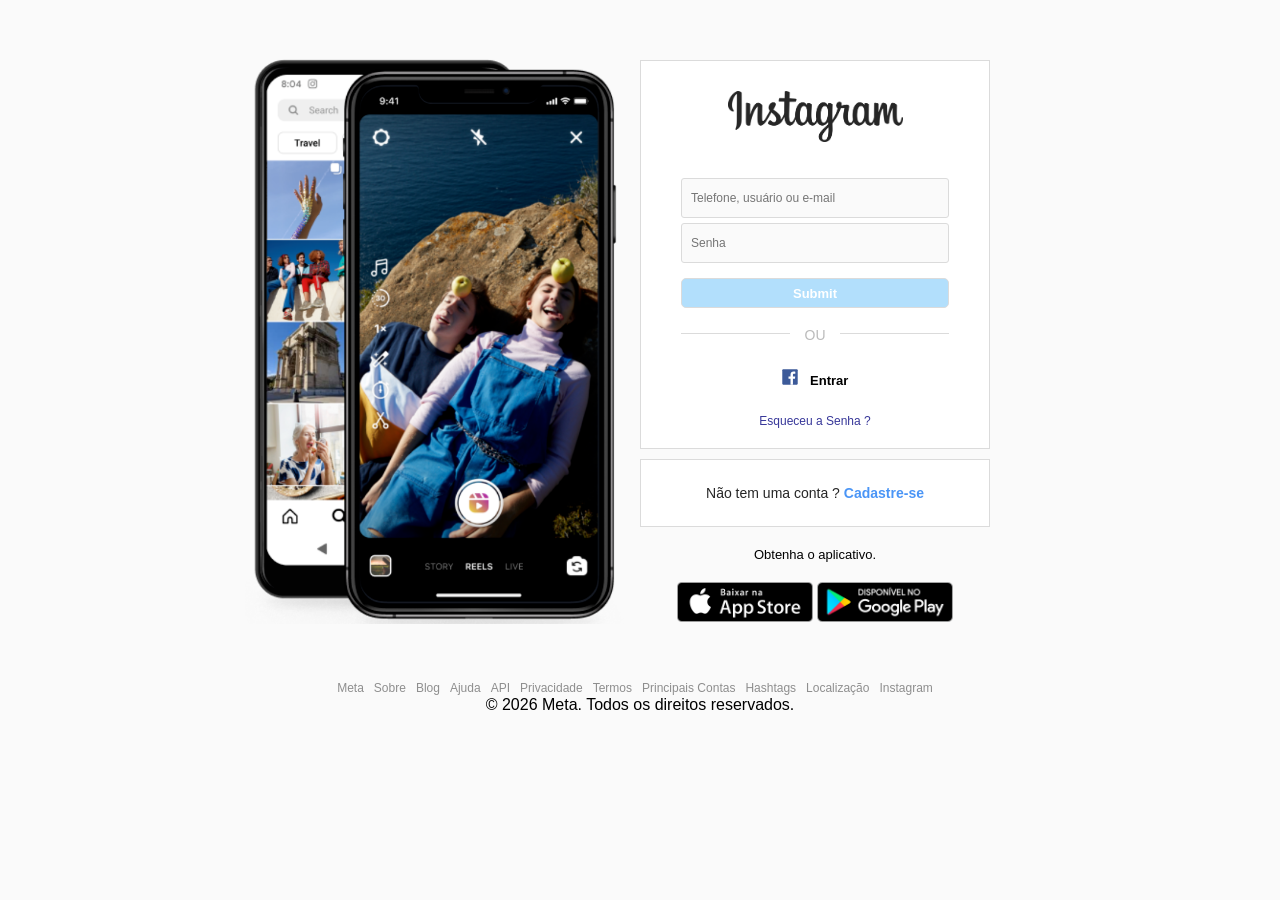
<file: index.html>
<!DOCTYPE html>
<html lang="en">
<head>
    <meta charset="UTF-8">
    <meta name="viewport" content="width=device-width, initial-scale=1.0">
    <title>Instagram</title>
    <link rel="stylesheet" href="style.css">
    <link rel="shortcut icon" href="img/favicon.png" type="image/x-icon">
</head>
<body>
    <main>
        <div id="main-container">
            <!--Banner Container-->
            <div id="banner-container">
                <img src="img/banner2.png" alt="Crie uma conta no Instagram" >
            </div>
            <!--Login e Registro-->
            <div id="form-container">
                <div id="form-box">
                    <img id="logo-insta" src="img/logo_instagram.png" alt="Instagram">
                    <form  id="login-form">
                        <input type="text" name="username" placeholder="Telefone, usuário ou e-mail">
                        <input type="password" name="password" placeholder="Senha">
                        <input type="submit" name="Entrar">
                    </form>
                    <div class="separator">
                        <div class="line"></div>
                        <span>Ou</span>
                        
                    </div>

                    <div class="other-links">
                        <div id="facebook-login">
                            <img src="img/logo_facebook.svg" alt="Facebook Login">
                            <span>Entrar</span>
                        </div>

                        <div id="forgot-pass">
                            <a href="#">Esqueceu a Senha ?</a>
                        </div>
                    </div>

                </div>

                <div id="register-container">
                   <p>Não tem uma conta ? <a href="#">Cadastre-se</a></p> 
                </div>

                <div id="get-app-container">
                    <p>Obtenha o aplicativo.</p>
                    <a href="#">
                        <img src="img/apple_btn.png" alt="Apple Story">
                    </a>
                    <a href="#">
                        <img src="img/gplay_btn.png" alt="Google Play">
                    </a>
                </div>
            </div>
        </div>

    </main>

    <footer>
        <nav>
            <ul id="footer-links">
                <li><a href="#">Meta</a></li>
                <li><a href="#">Sobre</a></li>
                <li><a href="#">Blog</a></li>
                <li><a href="#">Ajuda</a></li>
                <li><a href="#">API</a></li>
                <li><a href="#">Privacidade</a></li>
                <li><a href="#">Termos</a></li>
                <li><a href="#">Principais Contas</a></li>
                <li><a href="#">Hashtags</a></li>
                <li><a href="#">Localização</a></li>
                <li><a href="#">Instagram</a></li>
            </ul>
        </nav>
           <p>
  &copy; <span id="ano-atual">2023</span> Meta. Todos os direitos reservados.
</p>
    </footer>
    

    <script src="script.js"></script>
</body>
</html>
</file>
<file: style.css>
/* Geral da pagina */
*{
    margin: 0;
    padding: 0;
    box-sizing: border-box;
    font-family: Arial, Helvetica, sans-serif;
}

/* Geral da pagina */
body{
    background-color: #fafafa;
}
 
/* Container */
#main-container{
    display: flex;
    margin-top: 30px;

}
#banner-container,
#form-container {

    flex: 1 1 0;
    width: 50%;

}
#banner-container {
    text-align: right;
    

}

#banner-container img{
    width: 100%;
    margin-right: 15px;
    margin-top: 25px;
    max-width: 380px;

}

#form-container {
  text-align: center;
}

/* LOGIN FORM */
#form-box  {
  background-color: #fff;
  border: 1px solid #dbdbdb;
  width: 350px;
  margin-top: 30px;
}

#logo-insta {
  width: 175px;
  height: 51px;
  margin: 30px auto 12px;
}

#login-form {
  margin-top: 20px;
}

#login-form input {
  display: block;
  font-size: 12px;
  padding: 12px 9px;
  background-color: #fafafa;
  border: 1px solid #dbdbdb;
  border-radius: 3px;
  width: 268px;
  margin: 5px auto;
}

#login-form input[type="submit"] {
  background-color: #b2dffc;
  color: #fff;
  margin-top: 15px;
  border-radius: 5px;
  height: 30px;
  font-size: 13px;
  padding: 0;
  font-weight: bold;
}

/* SEPARADOR */
.separator {
  position: relative;
}

.line {
  border-top: 1px solid #dbdbdb;
  width: 268px;
  margin: 25px auto 35px;
}

.separator span {
  position: absolute;
  text-transform: uppercase;
  color: #bbb;
  background-color: #fff;
  top: -6px;
  width: 50px;
  margin-left: -25px;
  font-size: 14px;
}

/* FACEBOOK LOGIN */
#facebook-login {
  margin-bottom: 25px;
}

#facebook-login a {
  text-decoration: none;
  color: #385185;
  display: flex;
  align-items: center;
  justify-content: center;
}

#facebook-login img {
  width: 16px;
  height: 16px;
  margin-right: 8px;
}

#facebook-login span {
  font-weight: bold;
  font-size: 13px;
  margin-top: 1px;
}

/* FORGOT PASSWORD */
#forgot-pass {
  margin-bottom: 20px;
  font-size: 12px;
}

#forgot-pass a {
  text-decoration: none;
  color: #373799;
}

/* REGISTER */
#register-container {
  background-color: #fff;
  border: 1px solid #dbdbdb;
  width: 350px;
  margin-top: 10px;
  padding: 25px;
}

#register-container p {
  font-size: 14px;
  color: #262626;
}

#register-container a {
  color: #4a95f6;
  font-weight: bold;
  text-decoration: none;
}

/* GET APP */
#get-app-container {
  text-align: center;
  width: 350px;
}

#get-app-container p {
  margin: 20px 0;
  font-size: 13px;
}

#get-app-container a {
  text-decoration: none;
}

#get-app-container img {
  width: 136px;
  height: 40px;
}

/* FOOTER */
footer {
  text-align: left;
  width: 1000px;
  margin: 50px auto;
  display: flex;
  flex-direction: column;
  justify-content: center;
  align-items: center;
}

footer #footer-links {
  display: flex;
  list-style: none;
}

#footer-links li {
  margin-right: 10px;
}

#footer-links a,
#copyright {
  text-decoration: none;
  color: #8e8e8e;
  font-size: 12px;
}

#copyright {
  margin-top: 10px;
}

/* MOBILE */
@media (max-width: 450px) {
  body {
    background-color: #fff;
  }

  #banner-container {
    display: none;
  }

  #main-container,
  #form-box {
    margin-top: 0;
  }

  #form-container,
  #form-box,
  #register-container,
  #get-app-container {
    width: 100%;
    border: none;
  }

  footer {
    width: 90%;
  }

  #footer-links {
    flex-wrap: wrap;
    justify-content: center;
  }

  #footer-links {
    margin-bottom: 10px;
  }
}
</file>
